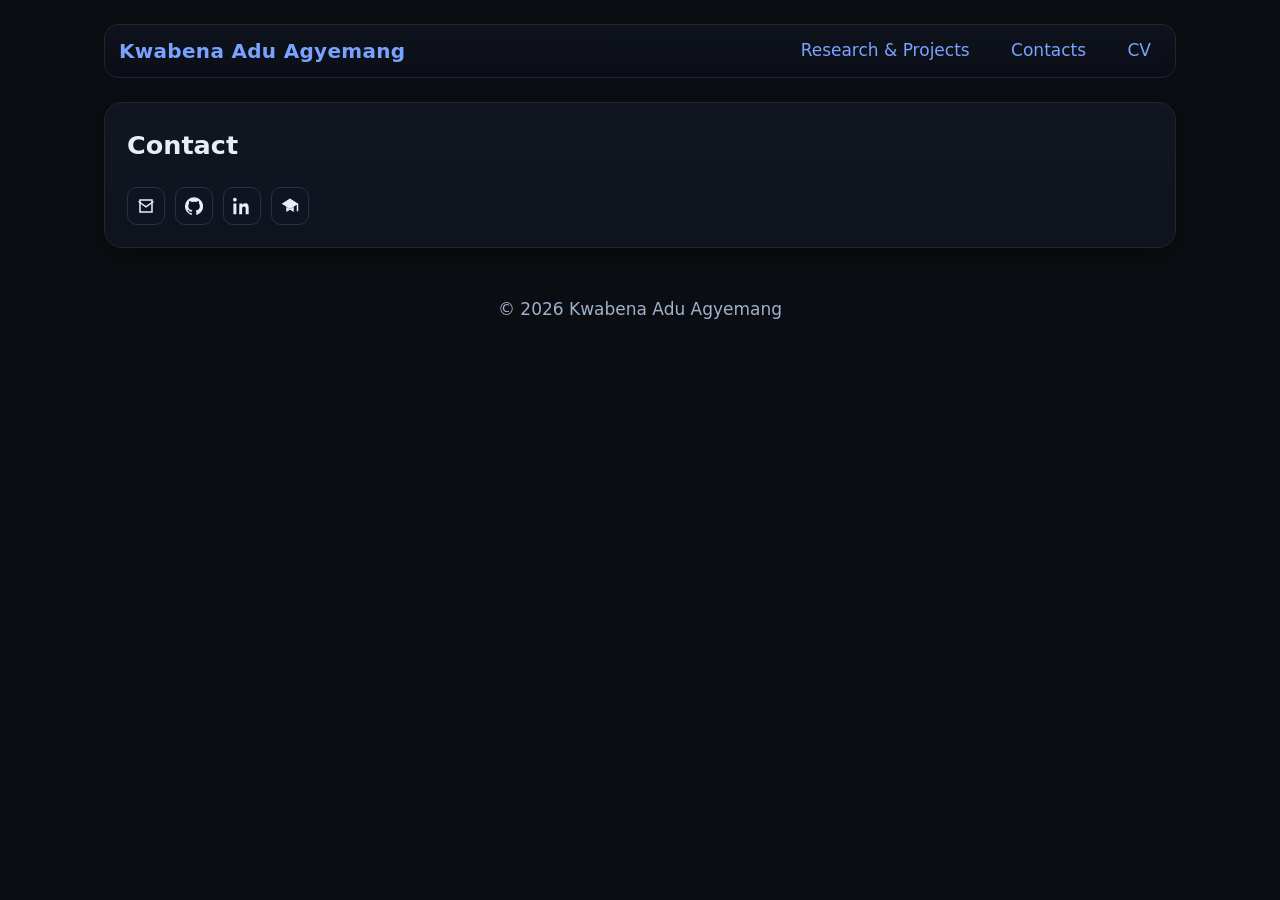
<file: contacts.html>
<!doctype html>
<html lang="en">
<head>
  <meta charset="utf-8">
  <meta name="viewport" content="width=device-width, initial-scale=1">
  <title>Contacts — Kwabena Adu Agyemang</title>
  <link rel="stylesheet" href="style.css">
</head>
<body>
  <div class="container">
    <nav class="nav">
      <a class="brand" href="index.html">Kwabena Adu Agyemang</a>
      <div class="links">
        <a href="research.html">Research & Projects</a>
        <a href="contacts.html">Contacts</a>
        <a href="resume.pdf" target="_blank" rel="noopener">CV</a>
      </div>
    </nav>

    <section class="card">
       <h1 style="margin-top:0">Contact</h1>
      <!--<p><strong>Email:</strong> <a href="mailto:your.email@nmsu.edu">your.email@nmsu.edu</a></p>
      <p><strong>Google Scholar:</strong> <a target="_blank" rel="noopener" href="https://scholar.google.com/citations?user=klL3vLoAAAAJ&hl=en&oi=ao">https://scholar.google.com/citations?user=klL3vLoAAAAJ&hl=en&oi=ao</a></p>
      <p><strong>GitHub:</strong> <a target="_blank" rel="noopener" href="https://github.com/yourusername">github.com/yourusername</a></p>
      <p><strong>LinkedIn:</strong> <a target="_blank" rel="noopener" href="https://www.linkedin.com/in/kwabena-adu-agyemang-a722991b3/">linkedin.com/in/yourusername</a></p> -->
      <div class="iconbar" style="margin-top:8px"> 
        <a class="iconbtn" href="https://mail.google.com/mail/?view=cm&to=adukwab@nmsu.edu" title="Email">
          <svg viewBox="0 0 24 24" fill="none" stroke="currentColor" stroke-width="2"><path d="M4 4h16v16H4z"/><path d="M22 6l-10 7L2 6"/></svg>
        </a>
        <a class="iconbtn" target="_blank" rel="noopener" href="https://github.com/KwabenaAduAgyemang" title="GitHub">
          <svg viewBox="0 0 24 24" fill="currentColor"><path d="M12 .5a12 12 0 0 0-3.79 23.4c.6.1.82-.27.82-.6v-2.1c-3.34.73-4.04-1.6-4.04-1.6-.55-1.4-1.34-1.77-1.34-1.77-1.1-.75.08-.74.08-.74 1.2.09 1.83 1.24 1.83 1.24 1.08 1.84 2.84 1.31 3.53 1 .11-.79.42-1.31.76-1.61-2.66-.3-5.46-1.33-5.46-5.9 0-1.3.46-2.36 1.22-3.2-.12-.3-.53-1.52.12-3.18 0 0 1-.32 3.3 1.22a11.4 11.4 0 0 1 6 0C17.4 5.2 18.4 5.5 18.4 5.5c.65 1.66.24 2.88.12 3.18.76.84 1.22 1.9 1.22 3.2 0 4.6-2.8 5.6-5.47 5.9.43.38.81 1.1.81 2.23v3.3c0 .33.22.71.82.6A12 12 0 0 0 12 .5z"/></svg>
        </a>
        <a class="iconbtn" target="_blank" rel="noopener" href="https://www.linkedin.com/in/kwabena-adu-agyemang-a722991b3/" title="LinkedIn">
          <svg viewBox="0 0 24 24" fill="currentColor"><path d="M4.98 3.5C4.98 4.88 3.86 6 2.5 6S0 4.88 0 3.5 1.12 1 2.5 1s2.48 1.12 2.48 2.5zM.5 8.5h4V23h-4zM8.5 8.5h3.8v2h.05c.53-1 1.83-2.05 3.77-2.05 4.03 0 4.77 2.65 4.77 6.1V23h-4v-6.6c0-1.58-.03-3.62-2.2-3.62-2.2 0-2.54 1.72-2.54 3.5V23h-4z"/></svg>
        </a>
        <a class="iconbtn" target="_blank" rel="noopener" href="https://scholar.google.com/citations?user=klL3vLoAAAAJ&hl=en&oi=ao" title="Google Scholar">
          <svg viewBox="0 0 24 24" fill="currentColor"><path d="M12 2L1 9l11 7 9-5.7V19h2V9L12 2z"/><path d="M7 13v7l5-3 5 3v-7l-5 3-5-3z"/></svg>
        </a>
      </div>
    </section>
    <footer>© <span id="y"></span> Kwabena Adu Agyemang</footer>
  </div>
  <script>document.getElementById('y').textContent = new Date().getFullYear()</script>
</body>
</html>
</file>
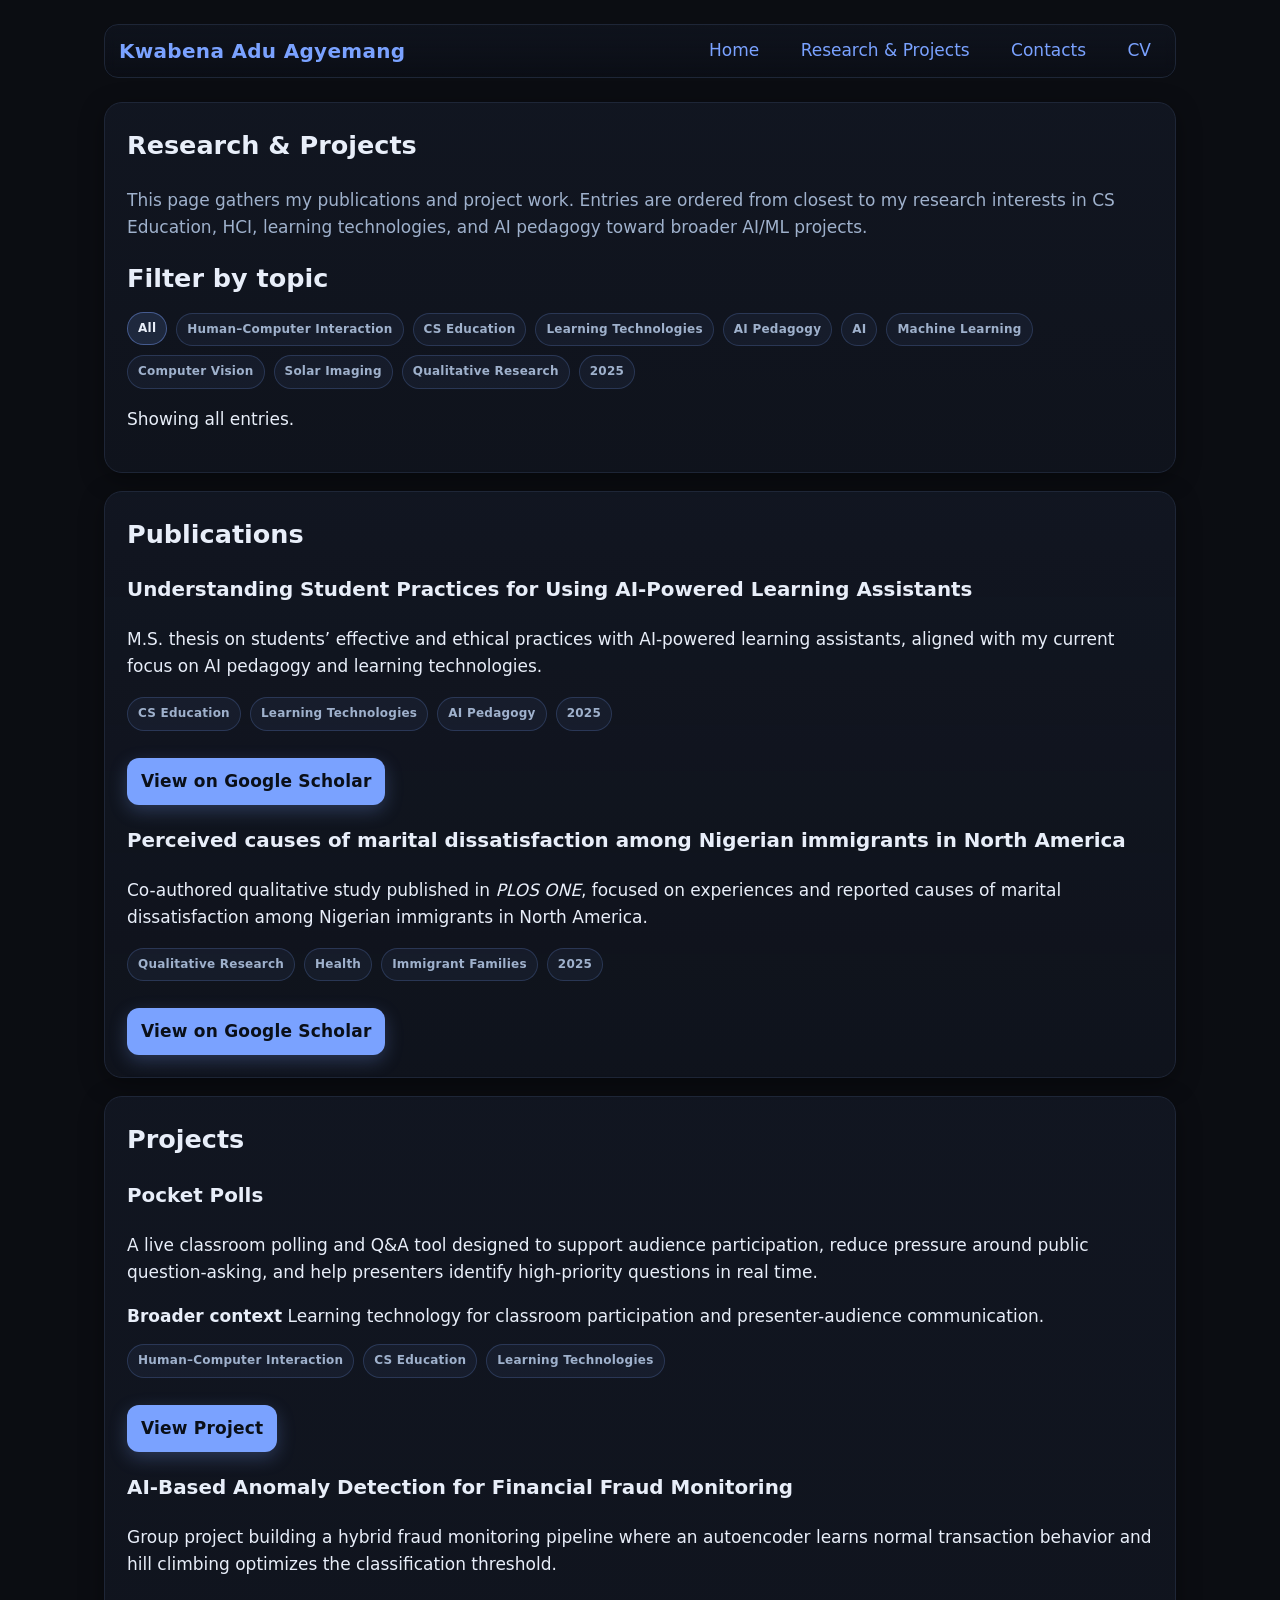
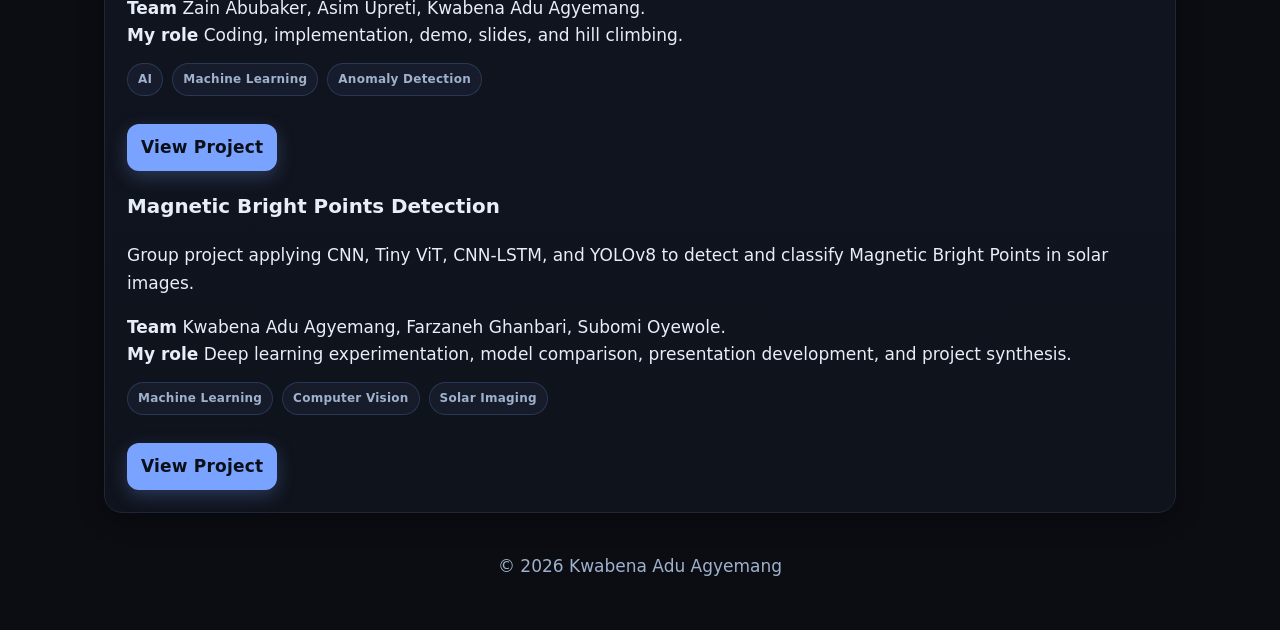
<file: research.html>
<!doctype html>
<html lang="en">
<head>
  <meta charset="utf-8">
  <meta name="viewport" content="width=device-width, initial-scale=1">
  <title>Research & Projects — Kwabena Adu Agyemang</title>
  <link rel="stylesheet" href="style.css">
</head>
<body>
  <div class="container">
    <nav class="nav">
      <a class="brand" href="index.html">Kwabena Adu Agyemang</a>
      <div class="links">
        <a href="index.html">Home</a>
        <a href="research.html">Research &amp; Projects</a>
        <a href="contacts.html">Contacts</a>
        <a href="resume.pdf" target="_blank" rel="noopener">CV</a>
      </div>
    </nav>

    <section class="card">
      <h1 style="margin-top:0">Research &amp; Projects</h1>
      <p style="color:var(--muted)">This page gathers my publications and project work. Entries are ordered from closest to my research interests in CS Education, HCI, learning technologies, and AI pedagogy toward broader AI/ML projects.</p>
      <div class="filter-panel"><h2>Filter by topic</h2><div class="topic-row" id="topicFilters"><a class="topic-chip active" href="research.html">All</a><a class="topic-chip" href="research.html?topic=Human%E2%80%93Computer%20Interaction">Human–Computer Interaction</a><a class="topic-chip" href="research.html?topic=CS%20Education">CS Education</a><a class="topic-chip" href="research.html?topic=Learning%20Technologies">Learning Technologies</a><a class="topic-chip" href="research.html?topic=AI%20Pedagogy">AI Pedagogy</a><a class="topic-chip" href="research.html?topic=AI">AI</a><a class="topic-chip" href="research.html?topic=Machine%20Learning">Machine Learning</a><a class="topic-chip" href="research.html?topic=Computer%20Vision">Computer Vision</a><a class="topic-chip" href="research.html?topic=Solar%20Imaging">Solar Imaging</a><a class="topic-chip" href="research.html?topic=Qualitative%20Research">Qualitative Research</a><a class="year-chip" href="research.html?year=2025">2025</a></div><p class="filter-note" id="filterNote">Showing all entries.</p></div>
    </section>

    <section class="card"><h2 style="margin-top:0">Publications</h2><div class="entry-grid">
      <article class="entry-card filter-entry" data-topics="AI Pedagogy,Learning Technologies,CS Education" data-year="2025"><h3>Understanding Student Practices for Using AI-Powered Learning Assistants</h3><p>M.S. thesis on students’ effective and ethical practices with AI-powered learning assistants, aligned with my current focus on AI pedagogy and learning technologies.</p><div class="topic-row"><a class="topic-chip" href="research.html?topic=CS%20Education">CS Education</a><a class="topic-chip" href="research.html?topic=Learning%20Technologies">Learning Technologies</a><a class="topic-chip" href="research.html?topic=AI%20Pedagogy">AI Pedagogy</a><a class="year-chip" href="research.html?year=2025">2025</a></div><br><a class="btn" target="_blank" rel="noopener" href="https://scholar.google.com/citations?view_op=view_citation&hl=en&user=klL3vLoAAAAJ&citation_for_view=klL3vLoAAAAJ:u-x6o8ySG0sC">View on Google Scholar</a></article>
      <article class="entry-card filter-entry" data-topics="Qualitative Research,Health,Immigrant Families" data-year="2025"><h3>Perceived causes of marital dissatisfaction among Nigerian immigrants in North America</h3><p>Co-authored qualitative study published in <em>PLOS ONE</em>, focused on experiences and reported causes of marital dissatisfaction among Nigerian immigrants in North America.</p><div class="topic-row"><a class="topic-chip" href="research.html?topic=Qualitative%20Research">Qualitative Research</a><a class="topic-chip" href="research.html?topic=Health">Health</a><a class="topic-chip" href="research.html?topic=Immigrant%20Families">Immigrant Families</a><a class="year-chip" href="research.html?year=2025">2025</a></div><br><a class="btn" target="_blank" rel="noopener" href="https://scholar.google.com/citations?view_op=view_citation&hl=en&user=klL3vLoAAAAJ&citation_for_view=klL3vLoAAAAJ:u5HHmVD_uO8C">View on Google Scholar</a></article>
    </div></section>

    <section class="card"><h2 style="margin-top:0">Projects</h2><div class="entry-grid">
      <article class="entry-card filter-entry" data-topics="Human–Computer Interaction,CS Education,Learning Technologies" data-year="2026"><h3>Pocket Polls</h3><p>A live classroom polling and Q&amp;A tool designed to support audience participation, reduce pressure around public question-asking, and help presenters identify high-priority questions in real time.</p><div class="entry-meta"><div><strong>Broader context</strong> Learning technology for classroom participation and presenter-audience communication.</div></div><div class="topic-row"><a class="topic-chip" href="research.html?topic=Human%E2%80%93Computer%20Interaction">Human–Computer Interaction</a><a class="topic-chip" href="research.html?topic=CS%20Education">CS Education</a><a class="topic-chip" href="research.html?topic=Learning%20Technologies">Learning Technologies</a></div><br><a href="hcc.html" class="btn">View Project</a></article>
      <article class="entry-card filter-entry" data-topics="AI,Machine Learning,Anomaly Detection,Financial Fraud" data-year="2026"><h3>AI-Based Anomaly Detection for Financial Fraud Monitoring</h3><p>Group project building a hybrid fraud monitoring pipeline where an autoencoder learns normal transaction behavior and hill climbing optimizes the classification threshold.</p><div class="entry-meta"><div><strong>Team</strong> Zain Abubaker, Asim Upreti, Kwabena Adu Agyemang.</div><div><strong>My role</strong> Coding, implementation, demo, slides, and hill climbing.</div></div><div class="topic-row"><a class="topic-chip" href="research.html?topic=AI">AI</a><a class="topic-chip" href="research.html?topic=Machine%20Learning">Machine Learning</a><a class="topic-chip" href="research.html?topic=Anomaly%20Detection">Anomaly Detection</a></div><br><a href="fraud-detection.html" class="btn">View Project</a></article>
      <article class="entry-card filter-entry" data-topics="Machine Learning,Computer Vision,Solar Imaging" data-year="2026"><h3>Magnetic Bright Points Detection</h3><p>Group project applying CNN, Tiny ViT, CNN-LSTM, and YOLOv8 to detect and classify Magnetic Bright Points in solar images.</p><div class="entry-meta"><div><strong>Team</strong> Kwabena Adu Agyemang, Farzaneh Ghanbari, Subomi Oyewole.</div><div><strong>My role</strong> Deep learning experimentation, model comparison, presentation development, and project synthesis.</div></div><div class="topic-row"><a class="topic-chip" href="research.html?topic=Machine%20Learning">Machine Learning</a><a class="topic-chip" href="research.html?topic=Computer%20Vision">Computer Vision</a><a class="topic-chip" href="research.html?topic=Solar%20Imaging">Solar Imaging</a></div><br><a href="mbp-detection.html" class="btn">View Project</a></article>
    </div></section>
    <script>
      const params=new URLSearchParams(window.location.search);const topic=params.get('topic');const year=params.get('year');const entries=document.querySelectorAll('.filter-entry');const note=document.getElementById('filterNote');const chips=document.querySelectorAll('.topic-chip,.year-chip');function normalize(s){return(s||'').toLowerCase().trim()}if(topic||year){entries.forEach(entry=>{const topics=normalize(entry.dataset.topics);const entryYear=normalize(entry.dataset.year);const mt=topic?topics.includes(normalize(topic)):true;const my=year?entryYear===normalize(year):true;entry.classList.toggle('hidden-by-filter',!(mt&&my));});chips.forEach(ch=>{const href=new URL(ch.href,window.location.href);if((topic&&href.searchParams.get('topic')===topic)||(year&&href.searchParams.get('year')===year))ch.classList.add('active');else if(ch.textContent.trim()==='All')ch.classList.remove('active');});note.textContent=topic?`Showing entries tagged: ${topic}.`:`Showing entries from: ${year}.`;}
    </script>

    <footer class="footer">© <span id="y"></span> Kwabena Adu Agyemang</footer>
  </div>
  <script>document.getElementById('y').textContent = new Date().getFullYear()</script>
</body>
</html>
</file>
<file: style.css>
:root{
  --bg:#0b0d12;
  --card:#121723;
  --text:#e8eef9;
  --muted:#9fb1cc;
  --accent:#7aa2ff;

  /* subtle upgrades */
  --card-border:#1e2637;
  --card-glow: 0 6px 24px rgba(0,0,0,.35);
  --ring: 0 0 0 3px rgba(122,162,255,.35);
}

*{box-sizing:border-box}
html,body{
  margin:0; padding:0;
  background:var(--bg); color:var(--text);
  font: clamp(15px, 0.95vw + 12px, 17px)/1.6 system-ui,-apple-system,Segoe UI,Roboto,Ubuntu,"Helvetica Neue",Arial;
  -webkit-font-smoothing:antialiased; -moz-osx-font-smoothing:grayscale;
}
a{color:var(--accent); text-decoration:none}
a:hover{text-decoration:underline}
a:focus-visible{outline:none; box-shadow:var(--ring); border-radius:10px}

.container{max-width:1120px; margin:0 auto; padding:24px}

/* Top nav: sleek, slightly sticky, frosted */
.nav{
  position:sticky; top:0; z-index:20;
  display:flex; justify-content:space-between; align-items:center; margin-bottom:24px;
  padding:10px 14px;
  background:linear-gradient(180deg, rgba(18,23,35,.6), rgba(18,23,35,.15));
  border:1px solid var(--card-border); border-radius:14px;
  backdrop-filter:saturate(130%) blur(6px);
}
.nav a.brand{font-weight:800; font-size:20px; letter-spacing:.3px}
.nav .links a{margin-left:16px; padding:8px 10px; border-radius:10px}
.nav .links a:hover{background:rgba(122,162,255,.08); text-decoration:none}

/* Hero */
.hero{
  display:grid; grid-template-columns:130px 1fr; gap:22px; align-items:center;
  background:linear-gradient(180deg,#151b2a 0%, rgba(21,27,42,0) 100%);
  padding:26px; border-radius:18px; border:1px solid var(--card-border);
  box-shadow:var(--card-glow);
}
.hero img{
  width:130px; height:130px; border-radius:50%;
  border:2px solid #26324a; background:#0f1420;
  object-fit:cover; object-position:center;
}
.hero h1{margin:0 0 6px 0; font-weight:800; letter-spacing:.2px}
.hero p{margin:0; color:var(--muted)}

/* Core card */
.card{
  background:linear-gradient(180deg, rgba(18,23,35,.85), rgba(18,23,35,.6));
  border:1px solid var(--card-border);
  border-radius:18px; padding:22px; margin-top:18px;
  box-shadow:var(--card-glow);
}
.card h2{margin:0 0 10px 0}

/* Generic grid */
.grid{display:grid; grid-template-columns:repeat(auto-fill,minmax(260px,1fr)); gap:16px}

/* Feature grid / cards (classy) */
.feature-grid{display:grid; grid-template-columns:repeat(auto-fill,minmax(280px,1fr)); gap:18px}
.feature-card{
  position:relative; overflow:hidden; border-radius:18px; padding:18px;
  border:1px solid var(--card-border);
  background:
    radial-gradient(120% 120% at 0% 0%, #172034 0%, #0b0f19 65%),
    linear-gradient(180deg, rgba(255,255,255,.02), rgba(255,255,255,0));
  transition:transform .2s ease, border-color .2s ease, box-shadow .2s ease;
}
.feature-card:hover{
  transform:translateY(-2px);
  border-color:#2a3c60;
  box-shadow:0 10px 30px rgba(0,0,0,.3);
}
.feature-card h3{margin:0 0 6px 0; font-weight:750}
.feature-card p{margin:0 0 12px 0; color:var(--muted)}

/* Badges */
.badge{
  display:inline-block; padding:4px 10px; border:1px solid #2a3857;
  border-radius:999px; color:var(--muted); font-size:12px; margin-right:6px
}
.badge.year{
  background:#152038; border-color:#22324f; color:#9fb1cc;
  padding:2px 8px; border-radius:999px; font-size:12px; margin-left:8px
}

/* Buttons */
.btn{
  display:inline-block; background:var(--accent); color:#0a0f18;
  padding:10px 14px; border-radius:12px; font-weight:800; letter-spacing:.2px;
  box-shadow:0 6px 18px rgba(122,162,255,.25);
  transform:translateY(0); transition:transform .15s ease, box-shadow .15s ease, opacity .2s ease;
}
.btn:hover{ text-decoration:none; transform:translateY(-1px); box-shadow:0 10px 24px rgba(122,162,255,.28) }
.btn:active{ transform:translateY(0) }
.btn:visited{ color:#0a0f18 }
.btn:focus-visible{outline:none; box-shadow:var(--ring)}

/* Publications list polish */
.publist .card h3{margin:0 0 6px 0}
.publist .meta{color:var(--muted); font-size:14px; margin-bottom:8px}

/* Icon bar + clickable fix for SVGs */
.iconbar{display:flex; gap:10px; margin-top:10px; flex-wrap:wrap}
.iconbtn{
  display:inline-flex; align-items:center; justify-content:center;
  width:38px; height:38px; border-radius:12px;
  border:1px solid #27324a; background:#0f1420; color:var(--text);
  transition:transform .15s ease, background .2s ease, border-color .2s ease, box-shadow .2s ease;
  cursor:pointer;
}
.iconbtn:hover{ transform:translateY(-1px); background:#121b2a; border-color:#2f3f62; box-shadow:0 6px 16px rgba(0,0,0,.25) }
.iconbtn:focus-visible{ outline:none; box-shadow:var(--ring) }
.iconbtn svg{ width:18px; height:18px }
/* Route clicks to the <a> instead of inner SVG paths */
.iconbtn svg, .iconbtn svg * { pointer-events:none; }

/* Code blocks */
code{
  background:#0e1421; border:1px solid var(--card-border);
  border-radius:8px; padding:2px 6px
}

/* Footer */
footer.footer, footer{
  margin:48px 0 12px; color:var(--muted); text-align:center
}

/* Responsive */
@media (max-width:820px){
  .container{padding:18px}
  .hero{grid-template-columns:1fr}
  .hero img{justify-self:center}
  .nav .links a{margin-left:10px}
}
@media (max-width:560px){
  .nav{padding:8px 10px}
  .hero{padding:20px}
}

/* Reduced motion */
@media (prefers-reduced-motion: reduce){
  .btn, .feature-card, .iconbtn{ transition:none }
}


/* Icon buttons */
.iconbar{display:flex;gap:10px;margin-top:10px;flex-wrap:wrap}
.iconbtn{
  display:inline-flex;align-items:center;justify-content:center;
  width:38px;height:38px;border-radius:10px;
  border:1px solid #27324a;background:#0f1420;color:var(--text);
  transition:transform .1s ease, background .2s ease, border-color .2s ease;
}
.iconbtn:hover{transform:translateY(-1px);background:#121b2a;border-color:#2f3f62}
.iconbtn svg{width:18px;height:18px}
.publist .card h3{margin:0 0 6px 0}
.publist .meta{color:var(--muted);font-size:14px;margin-bottom:8px}
.badge.year{background:#152038;border:1px solid #22324f;color:#9fb1cc;padding:2px 8px;border-radius:999px;font-size:12px;margin-left:8px}


/* Featured grid */
.feature-grid{display:grid;grid-template-columns:repeat(auto-fill,minmax(280px,1fr));gap:18px}
.feature-card{
  position:relative;overflow:hidden;border-radius:18px;padding:18px;border:1px solid #1f2a42;
  background:radial-gradient(120% 120% at 0% 0%, #172034 0%, #0b0f19 60%);
  transition:transform .2s ease, border-color .2s ease, box-shadow .2s ease;
}
.feature-card:hover{transform:translateY(-2px);border-color:#2a3c60;box-shadow:0 10px 30px rgba(0,0,0,.25)}
.feature-card h3{margin:0 0 6px 0}
.feature-card p{margin:0 0 12px 0;color:var(--muted)}
.feature-card .btn{display:inline-block}
footer.footer{margin:40px 0 10px;color:var(--muted);text-align:center}
.container{padding-bottom:40px}


/* Featured cards */
.featuregrid{display:grid;grid-template-columns:repeat(auto-fit,minmax(280px,1fr));gap:16px}
.featurecard{position:relative;border-radius:16px;padding:24px;min-height:180px;border:1px solid #1e2637;
  background: radial-gradient(120% 120% at 20% 0%, #1b2440 0%, #0b0f1a 60%);display:flex;flex-direction:column;justify-content:flex-end;overflow:hidden}
.featurecard h3{margin:0 0 6px 0}
.featurecard p{margin:0;color:var(--muted)}
.featurecard .chip{position:absolute;top:12px;left:12px;border:1px solid #2a3857;border-radius:999px;font-size:12px;padding:4px 8px;color:#9fb1cc}
.featurecard:hover{transform:translateY(-1px)}
footer{margin:48px 0 10px;color:var(--muted);text-align:center}
/* ===== Pocket Polls HCC page ===== */
.project-hero{
  display:grid;
  grid-template-columns: minmax(0, .95fr) minmax(320px, 1.05fr);
  gap:28px;
  align-items:center;
  min-height:420px;
  padding:34px;
  border-radius:26px;
  border:1px solid rgba(122,162,255,.18);
  background:
    radial-gradient(800px 420px at 92% 12%, rgba(49,180,157,.18), transparent 60%),
    radial-gradient(700px 360px at 6% 18%, rgba(122,162,255,.20), transparent 58%),
    linear-gradient(180deg, rgba(18,23,35,.96), rgba(12,16,25,.92));
  box-shadow:0 24px 70px rgba(0,0,0,.38);
  overflow:hidden;
}
.eyebrow,.section-kicker{
  display:inline-flex;
  align-items:center;
  gap:8px;
  margin:0 0 10px;
  color:#aebef7;
  font-size:12px;
  font-weight:800;
  letter-spacing:.12em;
  text-transform:uppercase;
}
.project-hero h1{
  margin:0;
  font-size:clamp(42px, 6vw, 76px);
  line-height:.94;
  letter-spacing:-.06em;
}
.hero-lead{
  max-width:680px;
  margin:20px 0 0;
  color:var(--muted);
  font-size:clamp(17px, 1.4vw, 21px);
}
.hero-actions{
  display:flex;
  gap:12px;
  margin-top:24px;
  flex-wrap:wrap;
}
.btn.secondary{
  background:transparent;
  color:var(--text);
  border:1px solid rgba(122,162,255,.28);
  box-shadow:none;
}
.btn.secondary:hover{
  background:rgba(122,162,255,.08);
}
.hero-preview{
  position:relative;
  padding:10px;
  border-radius:24px;
  background:linear-gradient(135deg, rgba(122,162,255,.22), rgba(49,180,157,.12));
  border:1px solid rgba(255,255,255,.08);
}
.hero-preview img{
  width:100%;
  display:block;
  border-radius:18px;
  border:1px solid rgba(255,255,255,.10);
  box-shadow:0 22px 55px rgba(0,0,0,.42);
}
.mini-stats{
  display:grid;
  grid-template-columns:repeat(3, 1fr);
  gap:16px;
  margin-top:18px;
}
.mini-stats article{
  padding:18px;
  border:1px solid rgba(122,162,255,.16);
  border-radius:18px;
  background:linear-gradient(180deg, rgba(18,23,35,.88), rgba(18,23,35,.55));
}
.mini-stats span{
  display:inline-flex;
  width:38px;
  height:38px;
  align-items:center;
  justify-content:center;
  border-radius:12px;
  margin-bottom:14px;
  color:#0a0f18;
  background:var(--accent);
  font-weight:900;
}
.mini-stats strong{
  display:block;
  font-size:18px;
}
.mini-stats p{
  margin:8px 0 0;
  color:var(--muted);
}
.project-section{
  margin-top:22px;
  padding:28px;
  border-radius:24px;
  border:1px solid rgba(122,162,255,.15);
  background:
    linear-gradient(180deg, rgba(18,23,35,.84), rgba(18,23,35,.52));
  box-shadow:var(--card-glow);
}
.project-section h2{
  margin:0 0 12px;
  font-size:clamp(26px, 3vw, 38px);
  letter-spacing:-.035em;
}
.project-section p{
  color:var(--muted);
  max-width:900px;
}
.two-col{
  display:grid;
  grid-template-columns: minmax(0, 1fr) 380px;
  gap:22px;
}
.study-card{
  padding:20px;
  border-radius:20px;
  border:1px solid rgba(49,180,157,.2);
  background:radial-gradient(550px 280px at 100% 0%, rgba(49,180,157,.16), transparent 60%), rgba(10,15,24,.72);
}
.study-card h3{
  margin-top:0;
}
.study-card ul{
  padding-left:20px;
  color:var(--muted);
}
.showcase-grid{
  display:grid;
  grid-template-columns:repeat(2, minmax(0, 1fr));
  gap:18px;
  margin-top:22px;
}
.showcase-card{
  overflow:hidden;
  border-radius:22px;
  border:1px solid rgba(122,162,255,.16);
  background:rgba(10,15,24,.58);
  transition:transform .18s ease, border-color .18s ease, box-shadow .18s ease;
}
.showcase-card:hover{
  transform:translateY(-3px);
  border-color:rgba(122,162,255,.38);
  box-shadow:0 22px 50px rgba(0,0,0,.30);
}
.showcase-card.wide{
  grid-column:span 2;
}
.showcase-card img{
  width:100%;
  display:block;
  height:auto;
  max-height:640px;
  object-fit:contain;
  object-position:center;
  padding:12px;
  background:#05070d;
  border-bottom:1px solid rgba(255,255,255,.08);
}
.showcase-card div{
  padding:18px;
}
.showcase-card h3{
  margin:8px 0 8px;
}
.showcase-card p{
  margin:0;
}
.tag{
  display:inline-flex;
  padding:5px 10px;
  border-radius:999px;
  color:#b8c7ff;
  background:rgba(122,162,255,.10);
  border:1px solid rgba(122,162,255,.22);
  font-size:12px;
  font-weight:800;
  letter-spacing:.04em;
  text-transform:uppercase;
}
.timeline{
  display:grid;
  gap:14px;
}
.timeline article{
  padding:18px;
  border-radius:18px;
  border:1px solid rgba(122,162,255,.16);
  background:rgba(10,15,24,.58);
}
.timeline span{
  color:#aebef7;
  font-size:12px;
  font-weight:800;
  letter-spacing:.08em;
  text-transform:uppercase;
}
.timeline h3{
  margin:6px 0 6px;
}
.timeline p{
  margin:0;
}
.demo-frame{
  margin-top:18px;
  padding:12px;
  border-radius:24px;
  background:
    radial-gradient(600px 260px at 100% 0%, rgba(49,180,157,.10), transparent 60%),
    rgba(10,15,24,.70);
  border:1px solid rgba(122,162,255,.16);
}
.demo-frame video{
  width:100%;
  max-height:620px;
  display:block;
  border-radius:18px;
  background:#05070d;
}
.video-note{
  margin:10px 6px 2px !important;
  color:var(--muted);
  font-size:14px;
}
@media (max-width:900px){
  .project-hero,
  .two-col{
    grid-template-columns:1fr;
  }
  .mini-stats{
    grid-template-columns:1fr;
  }
  .showcase-grid{
    grid-template-columns:1fr;
  }
  .showcase-card.wide{
    grid-column:auto;
  }
}
@media (max-width:560px){
  .project-hero,
  .project-section{
    padding:20px;
  }
  .hero-actions{
    flex-direction:column;
  }
  .hero-actions .btn{
    text-align:center;
  }
}
/* ===== Pocket Polls image arrangement fix ===== */
.screen-note{
  margin-top:6px;
  color:var(--muted);
}
.showcase-card.wide img{
  max-height:720px;
}
.showcase-card.phone-shot{
  max-width:520px;
  justify-self:center;
}
.showcase-card.phone-shot img{
  max-height:820px;
  padding:14px;
}
.showcase-card{
  display:flex;
  flex-direction:column;
}
.showcase-card div{
  flex:1;
}
@media (max-width:900px){
  .showcase-card.phone-shot{
    max-width:100%;
  }
}
/* ===== Clickable image viewer links ===== */
.image-link{
  position:relative;
  display:block;
  color:inherit;
  text-decoration:none;
  cursor:zoom-in;
}
.image-link:hover{
  text-decoration:none;
}
.image-link span{
  position:absolute;
  right:18px;
  bottom:18px;
  z-index:3;
  display:inline-flex;
  align-items:center;
  gap:6px;
  padding:7px 10px;
  border-radius:999px;
  background:rgba(5,7,13,.78);
  border:1px solid rgba(255,255,255,.16);
  color:var(--text);
  font-size:12px;
  font-weight:800;
  letter-spacing:.02em;
  opacity:0;
  transform:translateY(6px);
  transition:opacity .18s ease, transform .18s ease;
  backdrop-filter:blur(8px);
}
.image-link:hover span,
.image-link:focus-visible span{
  opacity:1;
  transform:translateY(0);
}
.image-link::after{
  content:"";
  position:absolute;
  inset:12px;
  border-radius:14px;
  border:1px solid rgba(122,162,255,.0);
  transition:border-color .18s ease, box-shadow .18s ease;
  pointer-events:none;
}
.image-link:hover::after,
.image-link:focus-visible::after{
  border-color:rgba(122,162,255,.42);
  box-shadow:0 0 0 4px rgba(122,162,255,.10);
}
.hero-preview .image-link span{
  right:22px;
  bottom:22px;
}
/* ===== Fraud project page ===== */
.project-pill-row{
  display:flex;
  flex-wrap:wrap;
  gap:10px;
  margin-top:18px;
}
.project-pill{
  display:inline-flex;
  align-items:center;
  gap:8px;
  padding:7px 11px;
  border-radius:999px;
  border:1px solid rgba(122,162,255,.20);
  background:rgba(122,162,255,.08);
  color:var(--muted);
  font-size:13px;
  font-weight:700;
}
.metric-strip{
  display:grid;
  grid-template-columns:repeat(4, minmax(0,1fr));
  gap:14px;
  margin-top:18px;
}
.metric-tile{
  padding:18px;
  border-radius:18px;
  border:1px solid rgba(122,162,255,.16);
  background:linear-gradient(180deg, rgba(18,23,35,.88), rgba(18,23,35,.55));
}
.metric-tile span{
  display:block;
  color:var(--muted);
  font-size:13px;
  font-weight:800;
  text-transform:uppercase;
  letter-spacing:.06em;
}
.metric-tile strong{
  display:block;
  margin-top:6px;
  font-size:clamp(24px, 3vw, 34px);
  letter-spacing:-.04em;
}
.project-link-row{
  display:flex;
  flex-wrap:wrap;
  gap:12px;
  margin-top:20px;
}
.figure-grid{
  display:grid;
  grid-template-columns:repeat(2, minmax(0,1fr));
  gap:18px;
  margin-top:18px;
}
.figure-card{
  overflow:hidden;
  border-radius:22px;
  border:1px solid rgba(122,162,255,.16);
  background:rgba(10,15,24,.58);
}
.figure-card.wide{
  grid-column:span 2;
}
.figure-card img{
  width:100%;
  height:auto;
  display:block;
  padding:12px;
  background:#f7f9fc;
  border-bottom:1px solid rgba(255,255,255,.08);
}
.figure-card .figure-body{
  padding:18px;
}
.figure-card h3{
  margin:0 0 8px;
}
.figure-card p{
  margin:0;
  color:var(--muted);
}
.workflow{
  display:grid;
  grid-template-columns:repeat(5, minmax(0,1fr));
  gap:12px;
  margin-top:18px;
}
.workflow div{
  padding:16px;
  border-radius:18px;
  border:1px solid rgba(122,162,255,.16);
  background:rgba(10,15,24,.58);
  text-align:center;
  font-weight:800;
}
.workflow span{
  display:block;
  color:var(--muted);
  font-size:12px;
  font-weight:700;
  margin-top:4px;
}
@media (max-width:900px){
  .metric-strip,
  .figure-grid,
  .workflow{
    grid-template-columns:1fr;
  }
  .figure-card.wide{
    grid-column:auto;
  }
}
/* ===== Embedded PDF presentation ===== */
.pdf-frame{
  margin-top:18px;
  border-radius:24px;
  overflow:hidden;
  border:1px solid rgba(122,162,255,.18);
  background:#05070d;
  box-shadow:0 18px 50px rgba(0,0,0,.30);
}
.pdf-frame iframe{
  width:100%;
  height:720px;
  display:block;
  border:0;
  background:#fff;
}
@media (max-width:700px){
  .pdf-frame iframe{
    height:520px;
  }
}
/* ===== MBP project page ===== */
.mbp-theme{
  background:
    radial-gradient(900px 430px at 10% 0%, rgba(149, 25, 73, .25), transparent 60%),
    radial-gradient(700px 360px at 100% 15%, rgba(122,162,255,.16), transparent 60%),
    linear-gradient(180deg, rgba(18,23,35,.96), rgba(12,16,25,.92));
}
.metric-strip.mbp-metrics{
  grid-template-columns:repeat(4, minmax(0,1fr));
}
.project-pill.maroon{
  background:rgba(149,25,73,.18);
  border-color:rgba(255,255,255,.12);
  color:#ffdce8;
}
.slide-gallery{
  display:grid;
  grid-template-columns:repeat(2, minmax(0,1fr));
  gap:18px;
  margin-top:18px;
}
.slide-card{
  overflow:hidden;
  border-radius:22px;
  border:1px solid rgba(122,162,255,.16);
  background:rgba(10,15,24,.58);
}
.slide-card.wide{
  grid-column:span 2;
}
.slide-card img{
  width:100%;
  height:auto;
  display:block;
  background:#fff;
}
.slide-card .slide-body{
  padding:16px 18px 18px;
}
.slide-card h3{
  margin:0 0 6px;
}
.slide-card p{
  margin:0;
  color:var(--muted);
}
.notice-card{
  padding:18px;
  border-radius:18px;
  border:1px dashed rgba(122,162,255,.35);
  background:rgba(122,162,255,.07);
  color:var(--muted);
}
.pdf-frame.compact iframe{
  height:680px;
}
@media (max-width:900px){
  .metric-strip.mbp-metrics,
  .slide-gallery{
    grid-template-columns:1fr;
  }
  .slide-card.wide{
    grid-column:auto;
  }
  .pdf-frame.compact iframe{
    height:520px;
  }
}

/* Topic filter chips */
.topic-row{
  display:flex;
  flex-wrap:wrap;
  gap:9px;
  margin-top:14px;
}

.topic-chip,
.year-chip{
  display:inline-flex;
  align-items:center;
  padding:6px 10px;
  border-radius:999px;
  border:1px solid rgba(122,162,255,.20);
  background:rgba(122,162,255,.06);
  color:var(--muted);
  font-size:12px;
  font-weight:800;
  letter-spacing:.02em;
  text-decoration:none;
}

.topic-chip:hover,
.year-chip:hover,
.topic-chip.active,
.year-chip.active{
  text-decoration:none;
  color:var(--text);
  background:rgba(122,162,255,.14);
  border-color:rgba(122,162,255,.42);
  transform:translateY(-1px);
}
</file>
